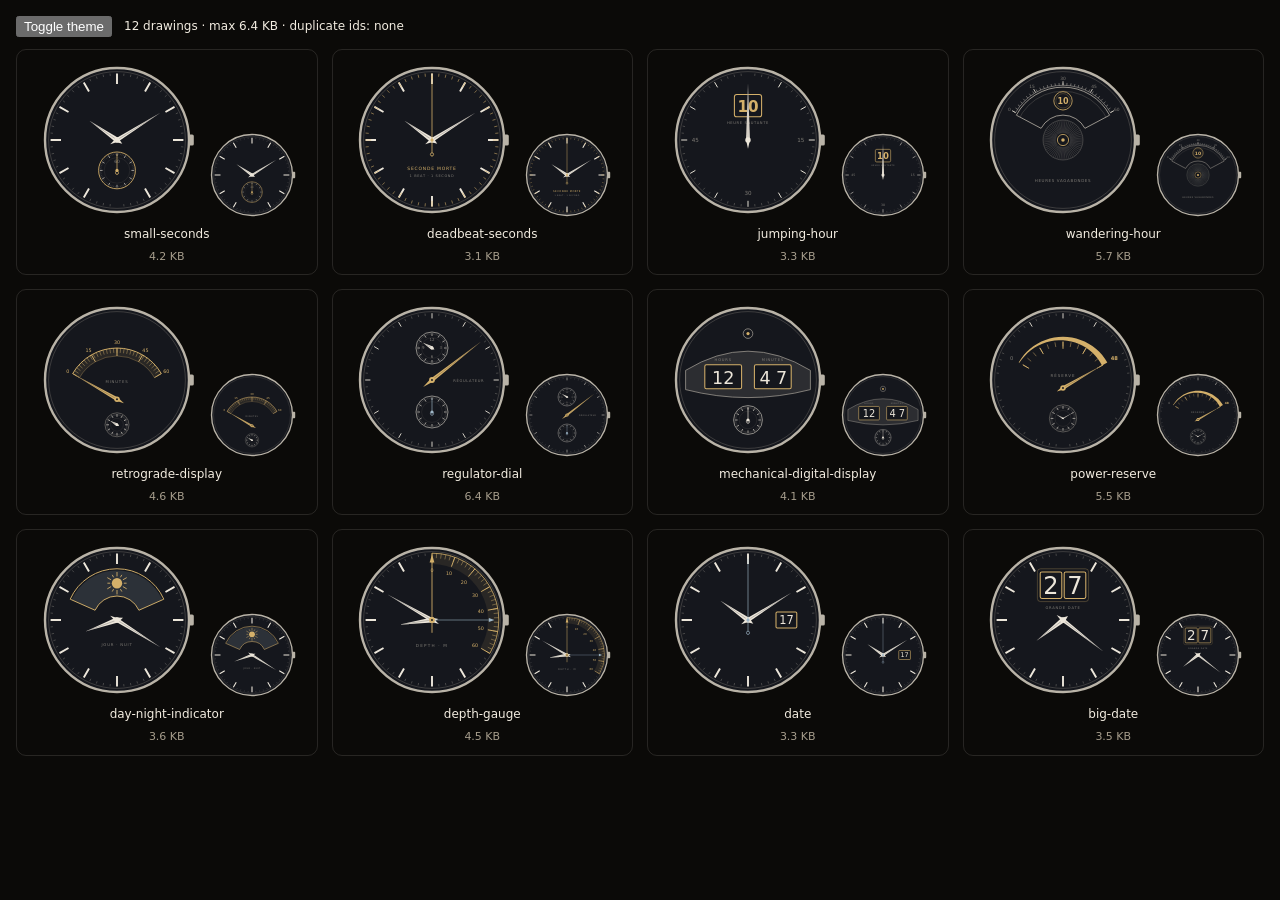
<file: tools/cx-art-1.html>
<!doctype html>
<html lang="en">
<head>
<meta charset="utf-8">
<meta name="viewport" content="width=device-width, initial-scale=1">
<title>Complication art 1–12</title>
<link rel="stylesheet" href="../css/tokens.css">
<link rel="stylesheet" href="../css/complications-art.css">
<style>
  body { margin: 0; padding: 16px; background: var(--bg); color: var(--text); font: 12px/1.4 var(--font-body); }
  header { display: flex; gap: 12px; align-items: center; margin-bottom: 12px; }
  .grid { display: grid; grid-template-columns: repeat(auto-fill, minmax(min(100%, calc(var(--l, 160px) + 120px)), 1fr)); gap: 14px; }
  .card { display: flex; flex-direction: column; align-items: center; gap: 6px; padding: 10px; border: 1px solid color-mix(in srgb, var(--text) 12%, transparent); border-radius: 10px; }
  .row { display: flex; align-items: flex-end; gap: 10px; }
  .cx-art.l { width: var(--l, 160px); } .cx-art.s { width: 90px; }
  .meta { color: var(--text-muted); font-size: 11px; }
</style>
</head>
<body>
<header>
  <button id="t">Toggle theme</button><span id="stats"></span>
</header>
<main class="grid" id="g"></main>
<script type="module">
import art from '../js/complications/art-1.js';
const g = document.getElementById('g');
const q = new URLSearchParams(location.search);
if (q.get('l')) document.documentElement.style.setProperty('--l', q.get('l') + 'px');
if (q.get('theme')) document.documentElement.dataset.theme = q.get('theme');
const only = q.get('only');
let n = 0;
const sizes = [];
for (const [id, draw] of Object.entries(art)) {
  if (only && !only.split(',').includes(id)) continue;
  const a = draw({ uid: `t${++n}` }), b = draw({ uid: `t${++n}` });
  sizes.push(a.length);
  g.insertAdjacentHTML('beforeend', `<div class="card" data-id="${id}"><div class="row"><div class="cx-art l">${a}</div><div class="cx-art s">${b}</div></div><div>${id}</div><div class="meta">${(a.length / 1024).toFixed(1)} KB</div></div>`);
}
const ids = [...document.querySelectorAll('[id]')].map((e) => e.id);
const dup = ids.filter((x, i) => ids.indexOf(x) !== i);
document.getElementById('stats').textContent = `${Object.keys(art).length} drawings · max ${(Math.max(...sizes) / 1024).toFixed(1)} KB · duplicate ids: ${dup.length ? dup.join(',') : 'none'}`;
document.getElementById('t').onclick = () => {
  const h = document.documentElement;
  if (h.dataset.theme === 'light') delete h.dataset.theme; else h.dataset.theme = 'light';
};
</script>
</body>
</html>
</file>
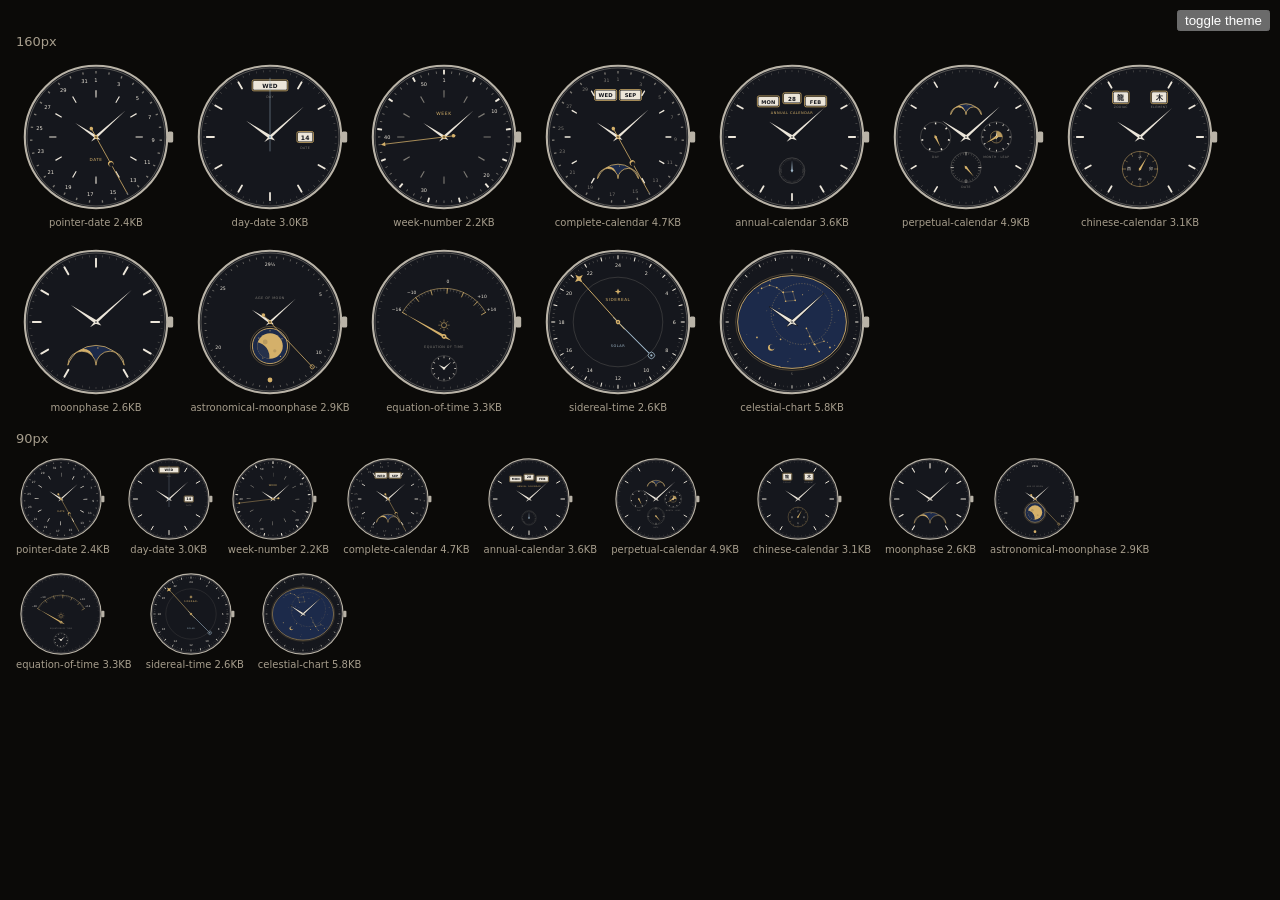
<file: tools/cx-art-2.html>
<!doctype html>
<html lang="en" data-theme="dark">
<head>
<meta charset="utf-8">
<meta name="viewport" content="width=device-width, initial-scale=1">
<title>Complication art 2</title>
<link rel="stylesheet" href="../css/tokens.css">
<link rel="stylesheet" href="../css/complications-art.css">
<style>
  body { margin: 0; padding: 16px; background: var(--bg, #0d0c0a); color: var(--text, #eee); font-family: var(--font-body, system-ui); }
  h2 { font-size: 13px; font-weight: 500; margin: 18px 0 8px; color: var(--text-muted, #aaa); }
  .grid { display: flex; flex-wrap: wrap; gap: 14px; align-items: flex-end; }
  figure { margin: 0; text-align: center; font-size: 10px; color: var(--text-muted, #aaa); }
  .s160 .cx-art { width: 160px; } .s90 .cx-art { width: 90px; }
  button { position: fixed; top: 10px; right: 10px; z-index: 2; }
</style>
</head>
<body>
<button id="t">toggle theme</button>
<h2>160px</h2><div class="grid s160" id="g1"></div>
<h2>90px</h2><div class="grid s90" id="g2"></div>
<script type="module">
import art from '../js/complications/art-2.js';
let n = 0;
const big = new URLSearchParams(location.search).get('size');
if (big) document.head.insertAdjacentHTML('beforeend', `<style>.grid .cx-art{width:${big}px}</style>`);
for (const g of ['g1', 'g2']) for (const [id, fn] of Object.entries(art)) {
  const f = document.createElement('figure');
  f.innerHTML = `<div class="cx-art">${fn({ uid: 'u' + ++n + '_' })}</div><figcaption>${id} ${(fn({ uid: 'x' }).length / 1024).toFixed(1)}KB</figcaption>`;
  document.getElementById(g).append(f);
}
const ids = [...document.querySelectorAll('[id]')].map((e) => e.id);
const dup = ids.filter((x, i) => ids.indexOf(x) !== i);
console.log('count', Object.keys(art).length, 'dups', JSON.stringify(dup));
t.onclick = () => { const h = document.documentElement; h.dataset.theme = h.dataset.theme === 'light' ? 'dark' : 'light'; };
</script>
</body>
</html>
</file>
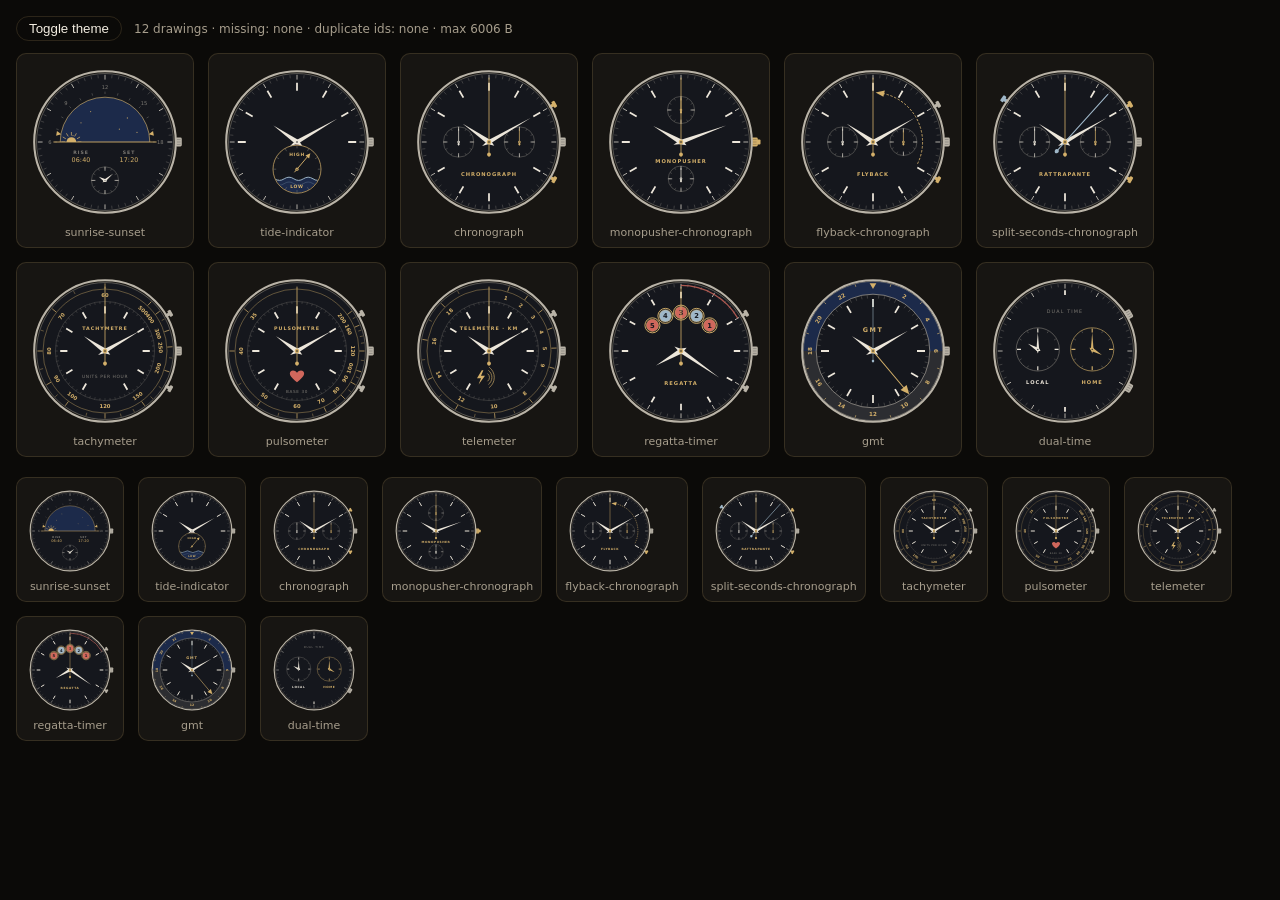
<file: tools/cx-art-3.html>
<!doctype html>
<html lang="en">
<head>
<meta charset="utf-8">
<meta name="viewport" content="width=device-width, initial-scale=1">
<title>Complication art 3 harness</title>
<link rel="stylesheet" href="../css/tokens.css">
<link rel="stylesheet" href="../css/complications-art.css">
<style>
  body { margin: 0; padding: 16px; background: var(--bg); color: var(--text); font-family: var(--font-body); }
  header { display: flex; gap: 12px; align-items: center; margin-bottom: 12px; }
  button { background: none; border: 1px solid var(--border); color: var(--text); border-radius: 99px; padding: 4px 12px; cursor: pointer; }
  .grid { display: flex; flex-wrap: wrap; gap: 14px; margin-bottom: 20px; }
  figure { margin: 0; padding: 8px; border: 1px solid var(--border); border-radius: 10px; background: var(--surface); text-align: center; }
  figcaption { font-size: 11px; color: var(--text-muted); margin-top: 4px; }
  .s160 .cx-art { width: 160px; } .s90 .cx-art { width: 90px; }
  #status { font-size: 12px; color: var(--text-muted); }
</style>
</head>
<body>
<header>
  <button id="theme">Toggle theme</button>
  <span id="status"></span>
</header>
<div class="grid s160" id="g160"></div>
<div class="grid s90" id="g90"></div>
<script type="module">
  import art from '../js/complications/art-3.js';
  const ids = ['sunrise-sunset', 'tide-indicator', 'chronograph', 'monopusher-chronograph', 'flyback-chronograph', 'split-seconds-chronograph', 'tachymeter', 'pulsometer', 'telemeter', 'regatta-timer', 'gmt', 'dual-time'];
  let seq = 0;
  const sizes = [];
  const big = +new URLSearchParams(location.search).get('big');
  if (big) { document.getElementById('g90').style.display = 'none'; document.querySelector('.s160').style.setProperty('--w', big + 'px'); document.querySelectorAll('.s160 .cx-art'); document.head.insertAdjacentHTML('beforeend', '<style>.s160 .cx-art{width:' + big + 'px}</style>'); }
  for (const g of ['g160', 'g90']) {
    document.getElementById(g).innerHTML = ids.map((id) => {
      const s = art[id]({ uid: `cx${++seq}` });
      if (g === 'g160') sizes.push(`${id}:${s.length}`);
      return `<figure><div class="cx-art">${s}</div><figcaption>${id}</figcaption></figure>`;
    }).join('');
  }
  const all = [...document.querySelectorAll('[id]')].map((e) => e.id);
  const dups = all.filter((x, i) => all.indexOf(x) !== i);
  const missing = ids.filter((id) => !art[id]);
  document.getElementById('status').textContent = `${Object.keys(art).length} drawings · missing: ${missing.join(',') || 'none'} · duplicate ids: ${dups.join(',') || 'none'} · max ${Math.max(...sizes.map((s) => +s.split(':')[1]))} B`;
  window.__sizes = sizes;
  document.getElementById('theme').onclick = () => {
    const h = document.documentElement;
    if (h.dataset.theme === 'light') delete h.dataset.theme; else h.dataset.theme = 'light';
  };
</script>
</body>
</html>
</file>
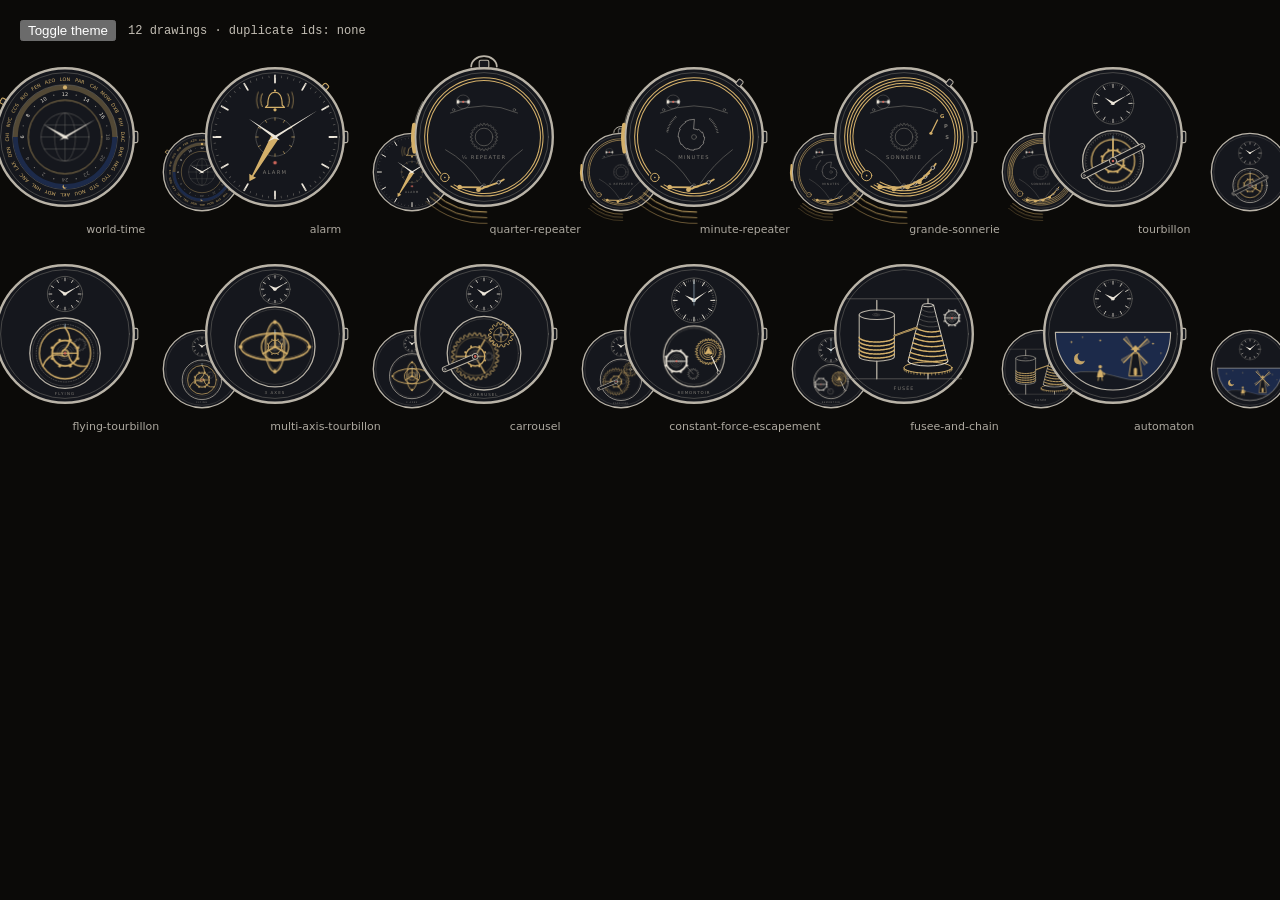
<file: tools/cx-art-4.html>
<!doctype html>
<html lang="en">
<head>
<meta charset="utf-8">
<title>Complication art 4</title>
<link rel="stylesheet" href="../css/tokens.css">
<link rel="stylesheet" href="../css/complications-art.css">
<style>
  body { margin: 0; padding: 20px; background: var(--bg); color: var(--text); font: 13px var(--font-body); }
  :root[data-theme="light"] body { background: #f4efe6; color: #1d1d20; }
  header { display: flex; gap: 12px; align-items: center; margin-bottom: 16px; }
  .grid { display: grid; grid-template-columns: repeat(auto-fill, minmax(180px, 1fr)); gap: 18px; }
  figure { margin: 0; display: flex; flex-direction: column; align-items: center; gap: 6px; }
  .row { display: flex; align-items: end; gap: 12px; }
  .s160 { width: 160px; } .s90 { width: 90px; }
  figcaption { font-size: 11px; opacity: .7; }
  #report { font: 12px var(--font-mono); opacity: .8; }
</style>
</head>
<body>
<header>
  <button id="theme" type="button">Toggle theme</button>
  <span id="report"></span>
</header>
<div class="grid" id="grid"></div>
<script type="module">
  import art from '../js/complications/art-4.js';
  const grid = document.getElementById('grid');
  let n = 0;
  for (const [id, draw] of Object.entries(art)) {
    const f = document.createElement('figure');
    f.innerHTML = `<div class="row"><div class="cx-art s160">${draw({ uid: `t${++n}` })}</div><div class="cx-art s90">${draw({ uid: `t${++n}` })}</div></div><figcaption>${id}</figcaption>`;
    grid.append(f);
  }
  const ids = [...document.querySelectorAll('[id]')].map((e) => e.id);
  const dup = ids.filter((x, i) => ids.indexOf(x) !== i);
  document.getElementById('report').textContent = `${Object.keys(art).length} drawings · duplicate ids: ${dup.length ? dup.join(',') : 'none'}`;
  const root = document.documentElement;
  const q = new URLSearchParams(location.search).get('theme');
  if (q) root.dataset.theme = q;
  const big = new URLSearchParams(location.search).get('big');
  if (big) document.head.insertAdjacentHTML('beforeend', `<style>.grid{grid-template-columns:repeat(auto-fill,minmax(${big}px,1fr))}.s160{width:${big}px}.s90{display:none}</style>`);
  document.getElementById('theme').onclick = () => {
    if (root.dataset.theme === 'light') delete root.dataset.theme; else root.dataset.theme = 'light';
  };
</script>
</body>
</html>
</file>
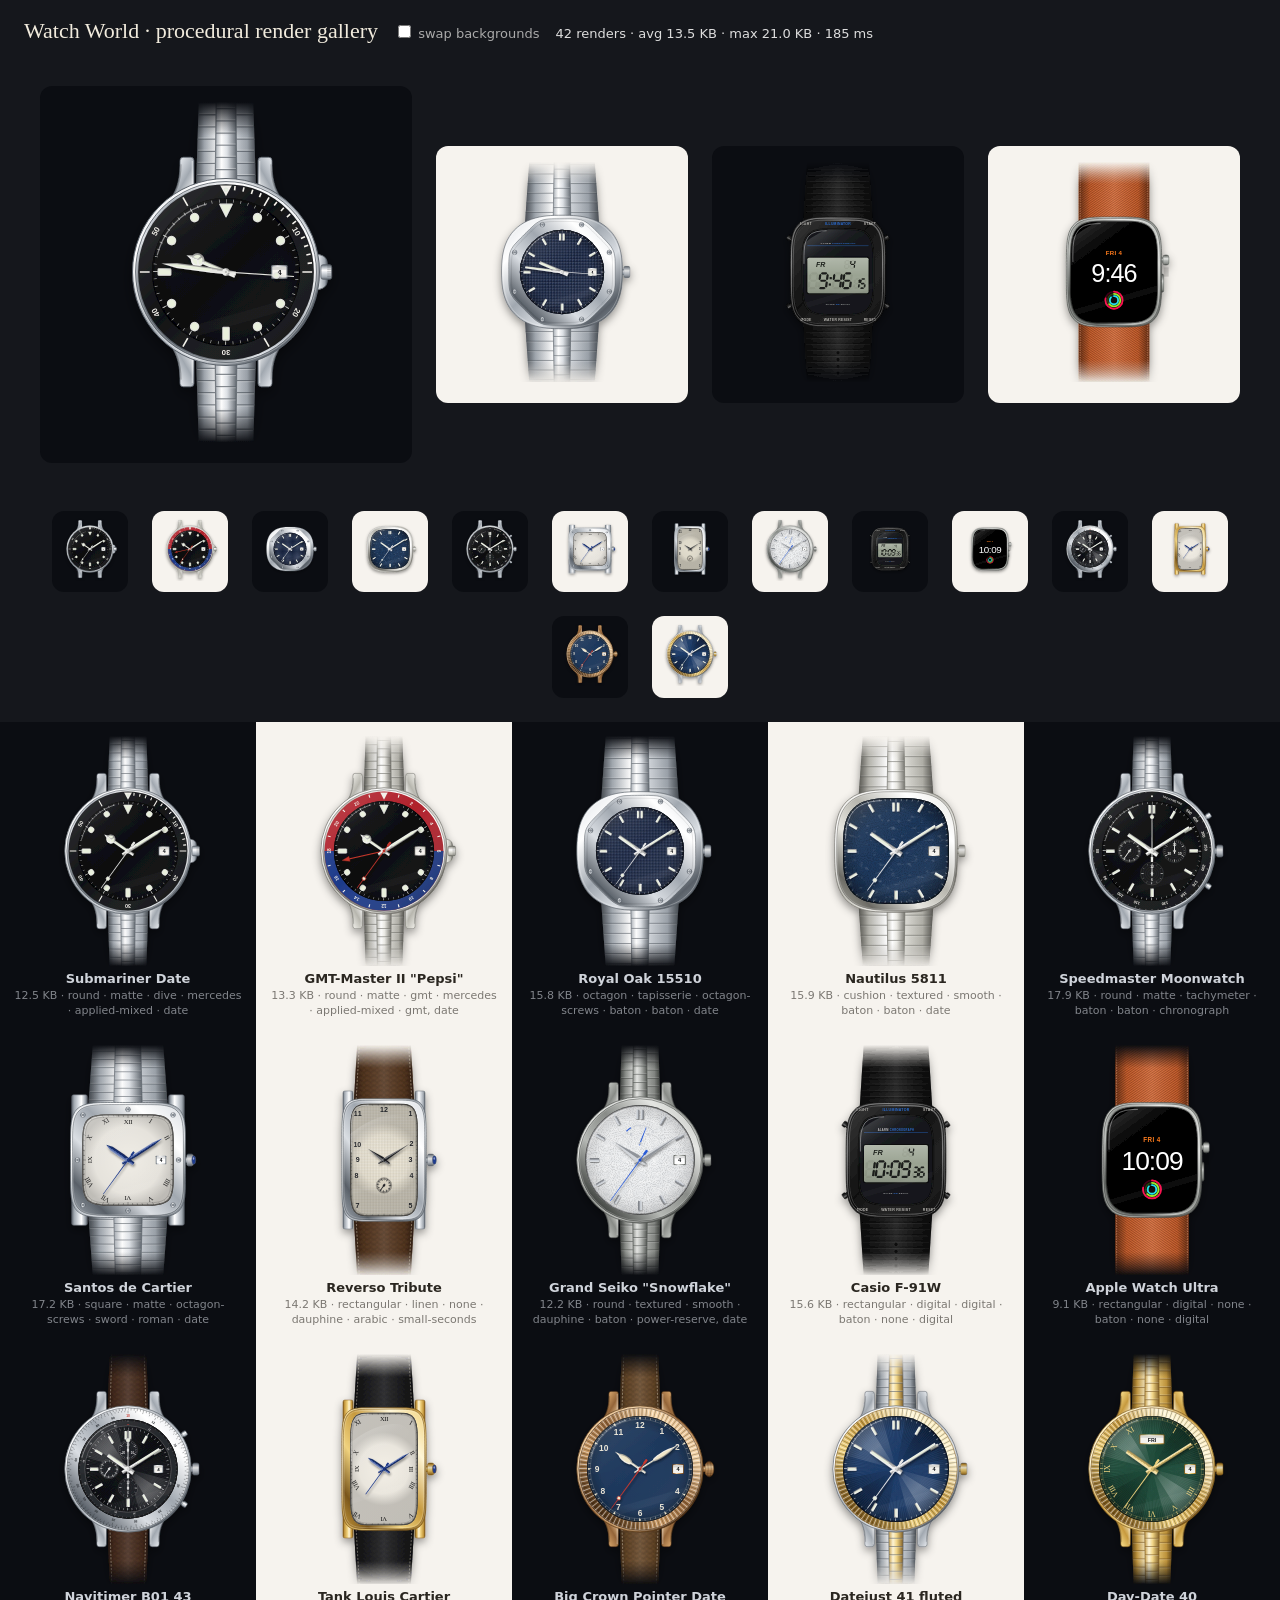
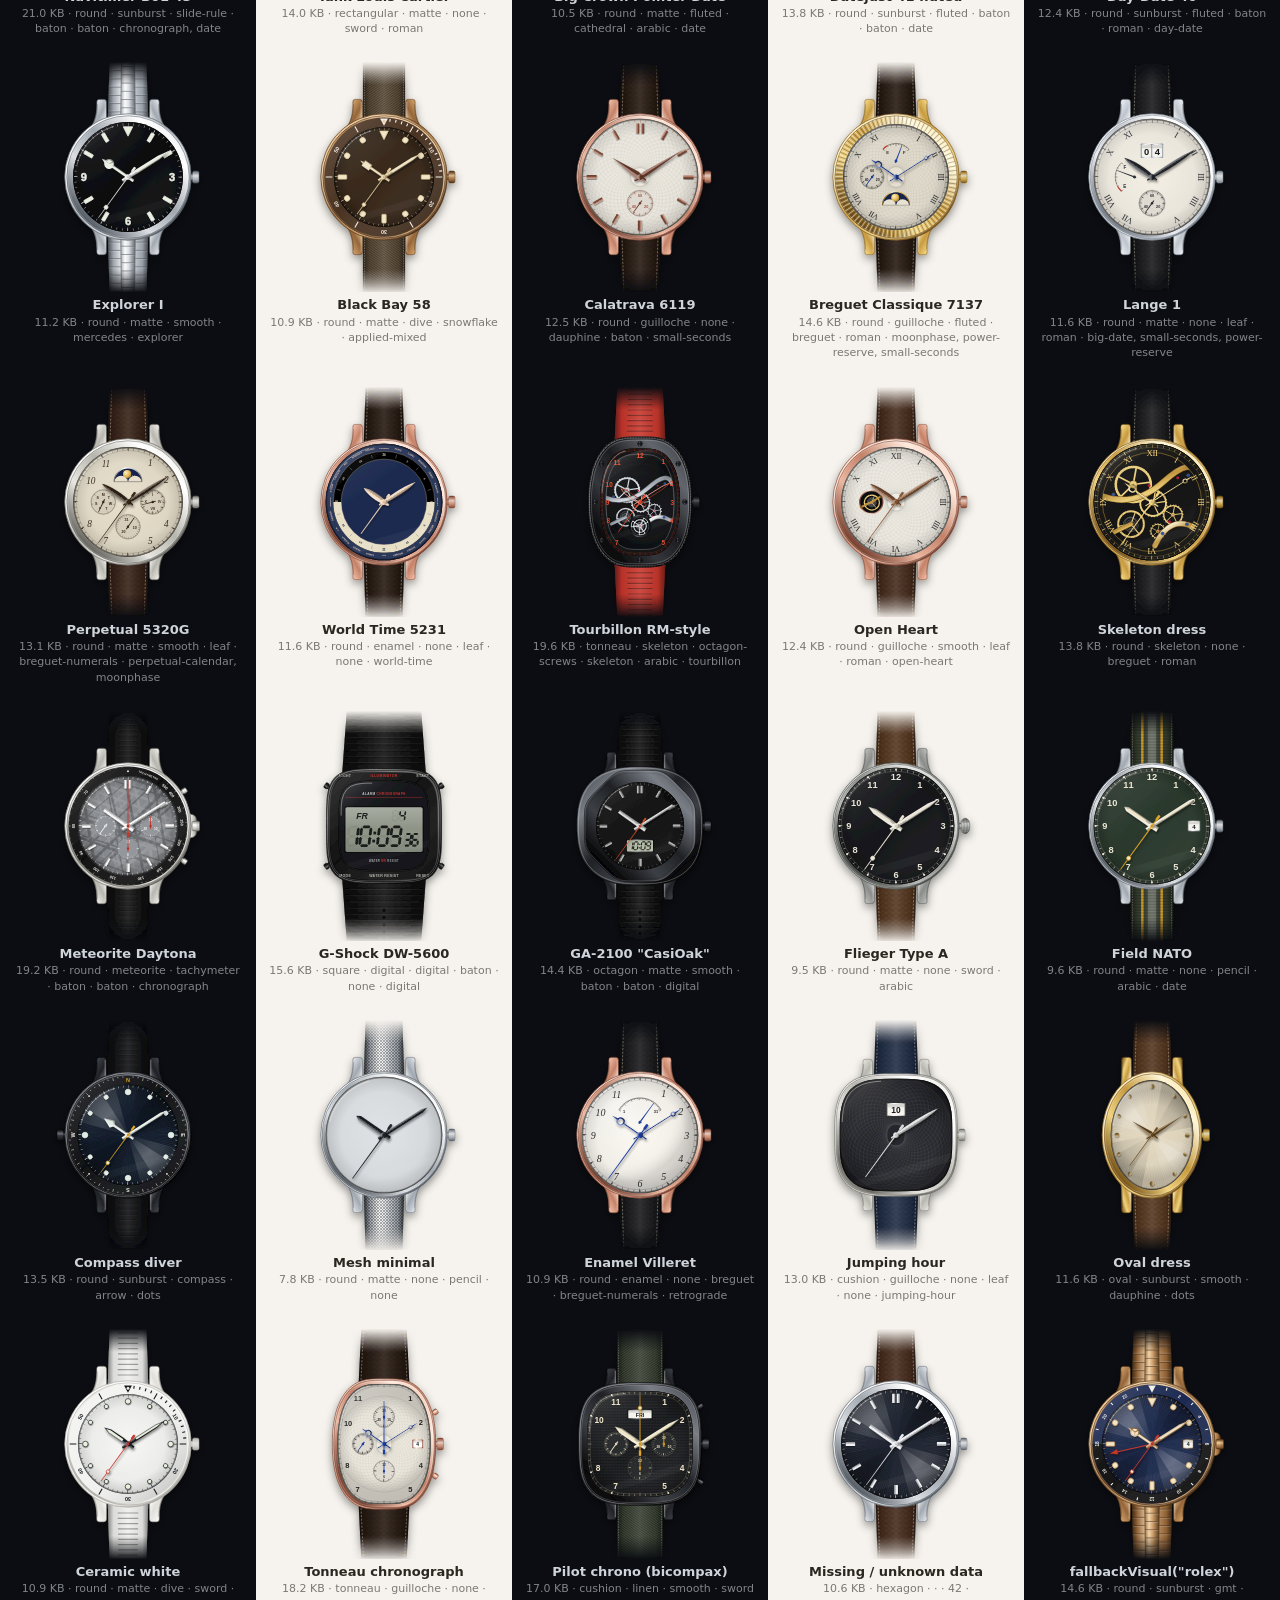
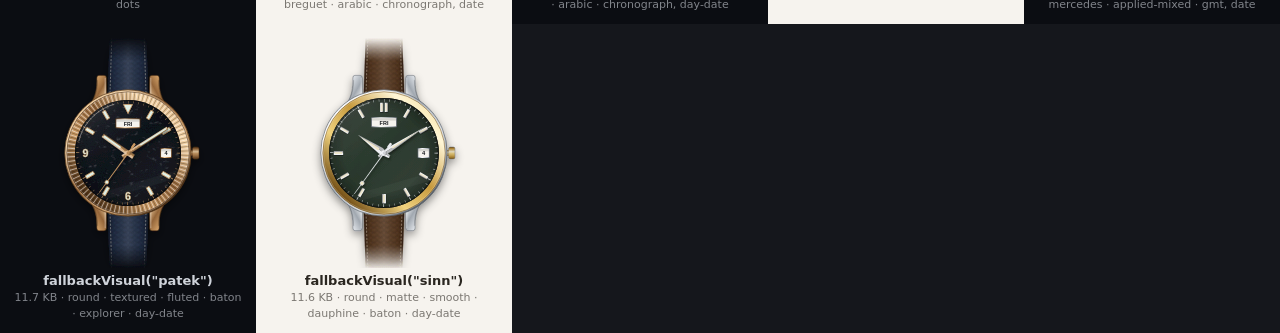
<file: tools/render-gallery.html>
<!doctype html>
<html lang="en">
<head>
<meta charset="utf-8">
<meta name="viewport" content="width=device-width, initial-scale=1">
<title>Watch World · render gallery</title>
<style>
  :root { --dark:#0b0d12; --light:#f6f3ee; }
  * { box-sizing:border-box; }
  body { margin:0; background:#15171c; color:#ddd; font:13px/1.4 Inter, system-ui, sans-serif; }
  header { padding:18px 24px; display:flex; gap:16px; align-items:baseline; flex-wrap:wrap; }
  header h1 { font:500 22px Georgia, serif; margin:0; color:#f1ebdd; }
  header label { color:#aaa; }
  .grid { display:grid; grid-template-columns:repeat(auto-fill, minmax(250px, 1fr)); gap:0; }
  .card { padding:14px 10px 12px; display:flex; flex-direction:column; align-items:center; }
  .card.dark { background:var(--dark); color:#cfd3da; }
  .card.light { background:var(--light); color:#2a2620; }
  .card .name { font-weight:600; margin-top:4px; text-align:center; }
  .card .meta { font-size:11px; opacity:.6; text-align:center; max-width:230px; }
  .card .size.bad { color:#e0533f; font-weight:700; opacity:1; }
  .live { display:flex; gap:24px; padding:24px; align-items:center; justify-content:center; flex-wrap:wrap; }
  .live > div { padding:16px; border-radius:12px; }
</style>
</head>
<body>
<header>
  <h1>Watch World · procedural render gallery</h1>
  <label><input type="checkbox" id="swap"> swap backgrounds</label>
  <span id="stats"></span>
</header>
<section class="live" id="live"></section>
<section class="live" id="mini" title="showStrap:false thumbnails"></section>
<main class="grid" id="grid"></main>
<script type="module">
import { renderWatch, startLiveHands, fallbackVisual } from '../js/watch-render.js';

const W = (name, v) => ({ name, v });
const base = { caseShape: 'round', caseMetal: 'steel', dialTexture: 'sunburst', bezel: 'smooth', bezelColor: null, bezelColor2: null, hands: 'baton', handColor: '#e8e8e8', indices: 'baton', indexColor: '#e8e8e8', accentColor: null, complications: [], strap: 'leather', strapColor: '#3b2a1d', crown: 'normal', lumeColor: null };
const M = (o) => { const r = { ...base, ...o }; if (['bracelet', 'integrated-bracelet', 'mesh'].includes(r.strap) && !('strapColor' in o)) r.strapColor = null; return r; };

const list = [
  W('Submariner Date', M({ dialColor: '#0c0d10', dialTexture: 'matte', bezel: 'dive', bezelColor: '#101114', hands: 'mercedes', handColor: '#e6e6e2', indices: 'applied-mixed', indexColor: '#e6e6e2', complications: ['date'], strap: 'bracelet', crown: 'crown-guard', lumeColor: '#e9f0dc' })),
  W('GMT-Master II "Pepsi"', M({ dialColor: '#0c0d10', dialTexture: 'matte', bezel: 'gmt', bezelColor: '#b0212b', bezelColor2: '#1d3a8a', hands: 'mercedes', handColor: '#e6e6e2', indices: 'applied-mixed', indexColor: '#e6e6e2', accentColor: '#c8372d', complications: ['gmt', 'date'], strap: 'bracelet', crown: 'crown-guard', lumeColor: '#e9f0dc', caseMetal: 'white-gold' })),
  W('Royal Oak 15510', M({ caseShape: 'octagon', dialColor: '#1d2b4f', dialTexture: 'tapisserie', bezel: 'octagon-screws', hands: 'baton', indices: 'baton', complications: ['date'], strap: 'integrated-bracelet', lumeColor: '#e9f0dc' })),
  W('Nautilus 5811', M({ caseShape: 'cushion', caseMetal: 'white-gold', dialColor: '#1f3a5f', dialTexture: 'textured', bezel: 'smooth', hands: 'baton', indices: 'baton', complications: ['date'], strap: 'integrated-bracelet', lumeColor: '#e9f0dc' })),
  W('Speedmaster Moonwatch', M({ dialColor: '#0e0f11', dialTexture: 'matte', bezel: 'tachymeter', bezelColor: '#101114', hands: 'baton', handColor: '#f0f0ec', indices: 'baton', indexColor: '#f0f0ec', complications: ['chronograph'], strap: 'bracelet', lumeColor: '#e9f0dc' })),
  W('Santos de Cartier', M({ caseShape: 'square', dialColor: '#efece5', dialTexture: 'matte', bezel: 'octagon-screws', hands: 'sword', handColor: '#1e3a8a', indices: 'roman', indexColor: '#1c1c1c', complications: ['date'], strap: 'bracelet' })),
  W('Reverso Tribute', M({ caseShape: 'rectangular', dialColor: '#e9e2d0', dialTexture: 'linen', bezel: 'none', hands: 'dauphine', handColor: '#23252a', indices: 'arabic', indexColor: '#23252a', complications: ['small-seconds'], strap: 'leather', strapColor: '#5a3a22' })),
  W('Grand Seiko "Snowflake"', M({ caseMetal: 'titanium', dialColor: '#eef0f2', dialTexture: 'textured', bezel: 'smooth', hands: 'dauphine', handColor: '#b9bec6', indices: 'baton', indexColor: '#b9bec6', accentColor: '#2a5bd7', complications: ['power-reserve', 'date'], strap: 'bracelet' })),
  W('Casio F-91W', M({ caseShape: 'rectangular', caseMetal: 'plastic', dialColor: '#9aa392', dialTexture: 'digital', bezel: 'digital', bezelColor: '#111111', handColor: '#1a1a1a', indices: 'none', accentColor: '#2b6fd6', complications: ['digital'], strap: 'resin', strapColor: '#141414' })),
  W('Apple Watch Ultra', M({ caseShape: 'rectangular', caseMetal: 'titanium', dialColor: '#000000', dialTexture: 'digital', bezel: 'none', handColor: '#ffffff', indices: 'none', accentColor: '#ff7a1a', complications: ['digital'], strap: 'fabric', strapColor: '#d9632b' })),
  W('Navitimer B01 43', M({ dialColor: '#101217', dialTexture: 'sunburst', bezel: 'slide-rule', hands: 'baton', indices: 'baton', complications: ['chronograph', 'date'], strap: 'leather', strapColor: '#4a2e1f', lumeColor: '#e9f0dc' })),
  W('Tank Louis Cartier', M({ caseShape: 'rectangular', caseMetal: 'yellow-gold', dialColor: '#f3efe6', dialTexture: 'matte', bezel: 'none', hands: 'sword', handColor: '#1e3a8a', indices: 'roman', indexColor: '#161616', strap: 'leather', strapColor: '#1c1c1e' })),
  W('Big Crown Pointer Date', M({ caseMetal: 'bronze', dialColor: '#1f3a5f', dialTexture: 'matte', bezel: 'fluted', hands: 'cathedral', handColor: '#e9e4d6', indices: 'arabic', indexColor: '#e9e4d6', accentColor: '#c8372d', complications: ['date'], strap: 'leather', strapColor: '#6a4a2a', crown: 'onion', lumeColor: '#f0e6c8' })),
  W('Datejust 41 fluted', M({ caseMetal: 'two-tone', dialColor: '#1a3a6a', dialTexture: 'sunburst', bezel: 'fluted', hands: 'baton', indices: 'baton', complications: ['date'], strap: 'bracelet', lumeColor: '#e9f0dc' })),
  W('Day-Date 40', M({ caseMetal: 'yellow-gold', dialColor: '#1d4d3a', dialTexture: 'sunburst', bezel: 'fluted', hands: 'baton', handColor: '#f0d27e', indices: 'roman', indexColor: '#f0d27e', complications: ['day-date'], strap: 'bracelet' })),
  W('Explorer I', M({ dialColor: '#0c0d10', dialTexture: 'matte', hands: 'mercedes', indices: 'explorer', strap: 'bracelet', lumeColor: '#e9f0dc' })),
  W('Black Bay 58', M({ caseMetal: 'bronze', dialColor: '#3a2a1c', dialTexture: 'matte', bezel: 'dive', bezelColor: '#4a3322', hands: 'snowflake', handColor: '#e0c89a', indices: 'applied-mixed', indexColor: '#e0c89a', strap: 'fabric', strapColor: '#5a4a35', lumeColor: '#f0e6c8' })),
  W('Calatrava 6119', M({ caseMetal: 'rose-gold', dialColor: '#f1ede4', dialTexture: 'guilloche', bezel: 'none', hands: 'dauphine', handColor: '#7a4433', indices: 'baton', indexColor: '#9a5a44', complications: ['small-seconds'], strap: 'leather', strapColor: '#2a1c14' })),
  W('Breguet Classique 7137', M({ caseMetal: 'yellow-gold', dialColor: '#e7e1d2', dialTexture: 'guilloche', bezel: 'fluted', hands: 'breguet', handColor: '#1f3fa0', indices: 'roman', indexColor: '#222', complications: ['moonphase', 'power-reserve', 'small-seconds'], strap: 'leather', strapColor: '#2a1c14' })),
  W('Lange 1', M({ caseMetal: 'platinum', dialColor: '#f4efe4', dialTexture: 'matte', bezel: 'none', hands: 'leaf', handColor: '#2a2d33', indices: 'roman', indexColor: '#2a2d33', complications: ['big-date', 'small-seconds', 'power-reserve'], strap: 'leather', strapColor: '#1c1c1e' })),
  W('Perpetual 5320G', M({ caseMetal: 'white-gold', dialColor: '#e8e0cc', dialTexture: 'matte', bezel: 'smooth', hands: 'leaf', handColor: '#3a2a1a', indices: 'breguet-numerals', indexColor: '#3a2a1a', complications: ['perpetual-calendar', 'moonphase'], strap: 'leather', strapColor: '#3a2419' })),
  W('World Time 5231', M({ caseMetal: 'rose-gold', dialColor: '#1d2b4f', dialTexture: 'enamel', bezel: 'none', hands: 'leaf', handColor: '#f0d2b5', indices: 'none', indexColor: '#f0d2b5', complications: ['world-time'], strap: 'leather', strapColor: '#2a1c14' })),
  W('Tourbillon RM-style', M({ caseShape: 'tonneau', caseMetal: 'carbon', dialColor: '#1a1c20', dialTexture: 'skeleton', bezel: 'octagon-screws', hands: 'skeleton', handColor: '#e84a2a', indices: 'arabic', indexColor: '#e84a2a', accentColor: '#e84a2a', complications: ['tourbillon'], strap: 'rubber', strapColor: '#c8372d' })),
  W('Open Heart', M({ caseMetal: 'rose-gold', dialColor: '#f3efe6', dialTexture: 'guilloche', bezel: 'smooth', hands: 'leaf', handColor: '#8a5a3a', indices: 'roman', indexColor: '#2a2a2a', complications: ['open-heart'], strap: 'leather', strapColor: '#4a2e1f' })),
  W('Skeleton dress', M({ caseMetal: 'yellow-gold', dialColor: '#1c1a17', dialTexture: 'skeleton', bezel: 'none', hands: 'breguet', handColor: '#f0d27e', indices: 'roman', indexColor: '#f0d27e', strap: 'leather', strapColor: '#1c1c1e' })),
  W('Meteorite Daytona', M({ caseMetal: 'white-gold', dialColor: '#8b8e92', dialTexture: 'meteorite', bezel: 'tachymeter', bezelColor: '#111', hands: 'baton', handColor: '#f4f4f4', indices: 'baton', indexColor: '#f4f4f4', complications: ['chronograph'], strap: 'rubber', strapColor: '#111', crown: 'crown-guard', accentColor: '#c8372d' })),
  W('G-Shock DW-5600', M({ caseShape: 'square', caseMetal: 'plastic', dialColor: '#8d9486', dialTexture: 'digital', bezel: 'digital', bezelColor: '#111111', indices: 'none', accentColor: '#c8322f', complications: ['digital'], strap: 'resin', strapColor: '#111111' })),
  W('GA-2100 "CasiOak"', M({ caseShape: 'octagon', caseMetal: 'black', dialColor: '#141414', dialTexture: 'matte', bezel: 'smooth', hands: 'baton', handColor: '#d0d0d0', indices: 'baton', indexColor: '#9a9a9a', accentColor: '#d14b2b', complications: ['digital'], strap: 'resin', strapColor: '#111111' })),
  W('Flieger Type A', M({ caseMetal: 'titanium', dialColor: '#16181b', dialTexture: 'matte', bezel: 'none', hands: 'sword', handColor: '#e9e4d6', indices: 'arabic', indexColor: '#e9e4d6', strap: 'leather', strapColor: '#5a3a22', crown: 'onion', lumeColor: '#e9e4d6' })),
  W('Field NATO', M({ dialColor: '#2b3a2e', dialTexture: 'matte', bezel: 'none', hands: 'pencil', handColor: '#ece6d4', indices: 'arabic', indexColor: '#ece6d4', accentColor: '#e0a526', complications: ['date'], strap: 'nato', strapColor: '#394232', lumeColor: '#f0e6c8' })),
  W('Compass diver', M({ caseMetal: 'black', dialColor: '#0e1a2a', dialTexture: 'sunburst', bezel: 'compass', bezelColor: '#101114', hands: 'arrow', handColor: '#f0f0ec', indices: 'dots', indexColor: '#f0f0ec', accentColor: '#e0a526', strap: 'rubber', strapColor: '#101114', crown: 'left', lumeColor: '#dfeee4' })),
  W('Mesh minimal', M({ caseShape: 'round', dialColor: '#dfe3e6', dialTexture: 'matte', bezel: 'none', hands: 'pencil', handColor: '#23262d', indices: 'none', strap: 'mesh' })),
  W('Enamel Villeret', M({ caseMetal: 'rose-gold', dialColor: '#fbf8f1', dialTexture: 'enamel', bezel: 'none', hands: 'breguet', handColor: '#1f3fa0', indices: 'breguet-numerals', indexColor: '#2a2a2a', complications: ['retrograde'], strap: 'leather', strapColor: '#1c1c1e' })),
  W('Jumping hour', M({ caseShape: 'cushion', caseMetal: 'white-gold', dialColor: '#26272c', dialTexture: 'guilloche', bezel: 'none', hands: 'leaf', handColor: '#dcdcdc', indices: 'none', complications: ['jumping-hour'], strap: 'leather', strapColor: '#233049' })),
  W('Oval dress', M({ caseShape: 'oval', caseMetal: 'yellow-gold', dialColor: '#e8dcc2', dialTexture: 'sunburst', bezel: 'smooth', hands: 'dauphine', handColor: '#6b4a1e', indices: 'dots', indexColor: '#9a7a3e', strap: 'leather', strapColor: '#5a3a22' })),
  W('Ceramic white', M({ caseMetal: 'ceramic-white', dialColor: '#f6f6f4', dialTexture: 'matte', bezel: 'dive', bezelColor: '#f2f2f0', hands: 'sword', handColor: '#1c1f26', indices: 'dots', indexColor: '#1c1f26', accentColor: '#c8372d', strap: 'rubber', strapColor: '#efefed', lumeColor: '#e9f0dc' })),
  W('Tonneau chronograph', M({ caseShape: 'tonneau', caseMetal: 'rose-gold', dialColor: '#f4efe4', dialTexture: 'guilloche', bezel: 'none', hands: 'breguet', handColor: '#1f3fa0', indices: 'arabic', indexColor: '#222', complications: ['chronograph', 'date'], strap: 'leather', strapColor: '#2a1c14' })),
  W('Pilot chrono (bicompax)', M({ caseShape: 'cushion', caseMetal: 'black', dialColor: '#1a1c1f', dialTexture: 'linen', bezel: 'smooth', hands: 'sword', handColor: '#f0e6c8', indices: 'arabic', indexColor: '#f0e6c8', accentColor: '#e0a526', complications: ['chronograph', 'day-date'], strap: 'fabric', strapColor: '#394232', lumeColor: '#f0e6c8' })),
  W('Missing / unknown data', { caseShape: 'hexagon', caseMetal: 'unobtainium', dialColor: 'blue', hands: 42 }),
  W('fallbackVisual("rolex")', fallbackVisual('rolex')),
  W('fallbackVisual("patek")', fallbackVisual('patek')),
  W('fallbackVisual("sinn")', fallbackVisual('sinn')),
];

const qs = new URLSearchParams(location.search);
const SIZE = +qs.get('size') || 230, FROM = +qs.get('from') || 0, N = +qs.get('n') || list.length;
if (qs.has('from')) { document.querySelector('.grid').style.gridTemplateColumns = `repeat(auto-fill, minmax(${SIZE + 20}px, 1fr))`; }
const grid = document.getElementById('grid');
let total = 0, max = 0, t0 = performance.now();
list.forEach((w, i) => {
  if (i < FROM || i >= FROM + N) return;
  const svg = renderWatch(w.v, { size: SIZE, title: w.name });
  total += svg.length; max = Math.max(max, svg.length);
  const card = document.createElement('div');
  const row = Math.floor(i / 5);
  card.className = 'card ' + ((i + row) % 2 ? 'light' : 'dark');
  const kb = (svg.length / 1024).toFixed(1);
  card.innerHTML = svg + `<div class="name">${w.name}</div><div class="meta size${svg.length > 25600 ? ' bad' : ''}">${kb} KB · ${[w.v.caseShape, w.v.dialTexture, w.v.bezel, w.v.hands, w.v.indices].join(' · ')}${(w.v.complications || []).length ? ' · ' + w.v.complications.join(', ') : ''}</div>`;
  grid.appendChild(card);
});
document.getElementById('stats').textContent = `${list.length} renders · avg ${(total / list.length / 1024).toFixed(1)} KB · max ${(max / 1024).toFixed(1)} KB · ${(performance.now() - t0).toFixed(0)} ms`;
document.getElementById('swap').addEventListener('change', (e) => document.querySelectorAll('.card').forEach((c) => { c.classList.toggle('dark'); c.classList.toggle('light'); }));

// live watches
if (!qs.has('from')) {
const live = document.getElementById('live');
[[list[0].v, '#0b0d12'], [list[2].v, '#f6f3ee'], [list[8].v, '#0b0d12'], [list[9].v, '#f6f3ee']].forEach(([v, bg], k) => {
  const d = document.createElement('div');
  d.style.background = bg;
  d.innerHTML = renderWatch(v, { size: k ? 220 : 340, live: true, title: 'Live watch' });
  live.appendChild(d);
  startLiveHands(d.querySelector('svg'));
});
const mini = document.getElementById('mini');
list.slice(0, 14).forEach((w, k) => { const d = document.createElement('div'); d.style.background = k % 2 ? '#f6f3ee' : '#0b0d12'; d.style.padding = '6px'; d.innerHTML = renderWatch(w.v, { size: 64, showStrap: false, title: w.name }); mini.appendChild(d); });
}
</script>
</body>
</html>
</file>
<file: css/tokens.css>
/* Watch World design tokens. Variable names are a shared contract with css/views.css; do not rename. */
:root {
  color-scheme: dark;

  /* Surfaces: near-black with a warm undertone */
  --bg: #0b0a08;
  --bg-elev: #121110;
  --surface: #171512;
  --surface-2: #211e19;
  --text: #f2ece0;
  --text-muted: #a69d8c;
  --border: rgba(214, 180, 110, 0.16);
  --gold: #d4b06a;
  --gold-soft: rgba(212, 176, 106, 0.13);
  --accent: #9fb7c8;
  --danger: #e2735f;

  /* Type */
  --font-display: 'Cormorant Garamond', 'Cormorant', Georgia, 'Times New Roman', serif;
  --font-body: 'Inter', system-ui, -apple-system, 'Segoe UI', Roboto, sans-serif;
  --font-mono: 'JetBrains Mono', ui-monospace, 'SFMono-Regular', Consolas, monospace;

  /* Shape and depth */
  --radius: 10px;
  --radius-lg: 18px;
  --shadow: 0 1px 0 rgba(255, 255, 255, 0.03) inset, 0 8px 24px rgba(0, 0, 0, 0.35);
  --shadow-lg: 0 1px 0 rgba(255, 255, 255, 0.04) inset, 0 30px 80px rgba(0, 0, 0, 0.55);
  --ease: cubic-bezier(0.2, 0.7, 0.2, 1);

  /* Price tiers: cool steel (1) through gold to warm garnet (10) */
  --tier-1: #7d93b2;
  --tier-2: #74a3b9;
  --tier-3: #72b0a6;
  --tier-4: #8fba8e;
  --tier-5: #b6bd7b;
  --tier-6: #d6bb6c;
  --tier-7: #e3a55d;
  --tier-8: #df8a56;
  --tier-9: #d26d55;
  --tier-10: #c2525f;

  /* Extras used by app.css (safe for other modules to use too) */
  --gold-line: linear-gradient(90deg, transparent, var(--gold) 20%, var(--gold) 80%, transparent);
  --text-soft: #cfc7b6;
  --hairline: rgba(212, 176, 106, 0.28);
  --overlay: rgba(6, 5, 4, 0.72);
  --maxw: 1320px;
  --gutter: clamp(16px, 4vw, 48px);
  --nav-h: 68px;
}

:root[data-theme="light"] {
  color-scheme: light;

  --bg: #f6f1e7;
  --bg-elev: #fbf8f1;
  --surface: #fffdf8;
  --surface-2: #efe8da;
  --text: #1c1813;
  --text-muted: #6d6453;
  --border: rgba(125, 94, 40, 0.2);
  --gold: #946f25;
  --gold-soft: rgba(148, 111, 37, 0.1);
  --accent: #2f5d7c;
  --danger: #b3412f;

  --shadow: 0 1px 2px rgba(60, 40, 10, 0.05), 0 8px 24px rgba(60, 40, 10, 0.07);
  --shadow-lg: 0 2px 6px rgba(60, 40, 10, 0.06), 0 30px 70px rgba(60, 40, 10, 0.14);

  --tier-1: #4a6388;
  --tier-2: #3e728b;
  --tier-3: #2f7a72;
  --tier-4: #4c7c4b;
  --tier-5: #75772b;
  --tier-6: #92751f;
  --tier-7: #a5651e;
  --tier-8: #a64f24;
  --tier-9: #9a3b2c;
  --tier-10: #862a3d;

  --text-soft: #3e372c;
  --hairline: rgba(148, 111, 37, 0.35);
  --overlay: rgba(40, 32, 20, 0.35);
}
</file>
<file: css/complications-art.css>
/* Shared palette + animation vocabulary for complication illustrations (see data/COMPLICATIONS.md). */
:root {
  --cx-case: #b9b3a7;
  --cx-dial: #15171d;
  --cx-line: #ece6da;
  --cx-muted: #7d7a74;
  --cx-gold: #d4b06a;
  --cx-blue: #9fb7c8;
  --cx-red: #d0675c;
  --cx-night: #1c2a4a;
  --cx-font: var(--font-body, 'Inter', system-ui, sans-serif);
}
:root[data-theme="light"] {
  --cx-case: #8d877b;
  --cx-dial: #fbf8f2;
  --cx-line: #1d1d20;
  --cx-muted: #9a958c;
  --cx-gold: #a77d2c;
  --cx-blue: #2f5d7c;
  --cx-red: #b3463b;
  --cx-night: #22335a;
}

.cx-art svg { display: block; width: 100%; height: auto; overflow: visible; }
.cx-art svg * { transform-box: view-box; }

@keyframes cx-spin { to { transform: rotate(360deg); } }
@keyframes cx-spin-rev { to { transform: rotate(-360deg); } }
@keyframes cx-retro { 0% { transform: rotate(0deg); } 88% { transform: rotate(120deg); } 92%, 100% { transform: rotate(0deg); } }
@keyframes cx-swing { from { transform: rotate(-200deg); } to { transform: rotate(200deg); } }
@keyframes cx-pulse { 0%, 100% { opacity: .25; } 50% { opacity: 1; } }
@keyframes cx-slide { 0%, 30% { transform: translateY(0); } 33%, 63% { transform: translateY(-12px); } 66%, 96% { transform: translateY(-24px); } 100% { transform: translateY(0); } }

.cx-spin-60s { animation: cx-spin 60s linear infinite; }
.cx-spin-12s { animation: cx-spin 12s linear infinite; }
.cx-spin-6s { animation: cx-spin 6s linear infinite; }
.cx-spin-2s { animation: cx-spin 2s linear infinite; }
.cx-spin-rev-12s { animation: cx-spin-rev 12s linear infinite; }
.cx-orbit-12s { animation: cx-spin 12s linear infinite; }
.cx-tick-60 { animation: cx-spin 60s steps(60) infinite; }
.cx-jump { animation: cx-spin 36s steps(12) infinite; } /* a cumulative 30° snap every 3s */
.cx-sweep-retro { animation: cx-retro 6s ease-in-out infinite; }
.cx-swing { animation: cx-swing .4s ease-in-out infinite alternate; }
.cx-pulse { animation: cx-pulse 1.6s ease-in-out infinite; }
.cx-slide { animation: cx-slide 6s steps(1, end) infinite; }

@media (prefers-reduced-motion: reduce) {
  .cx-art [class*="cx-"] { animation: none !important; }
}
</file>
